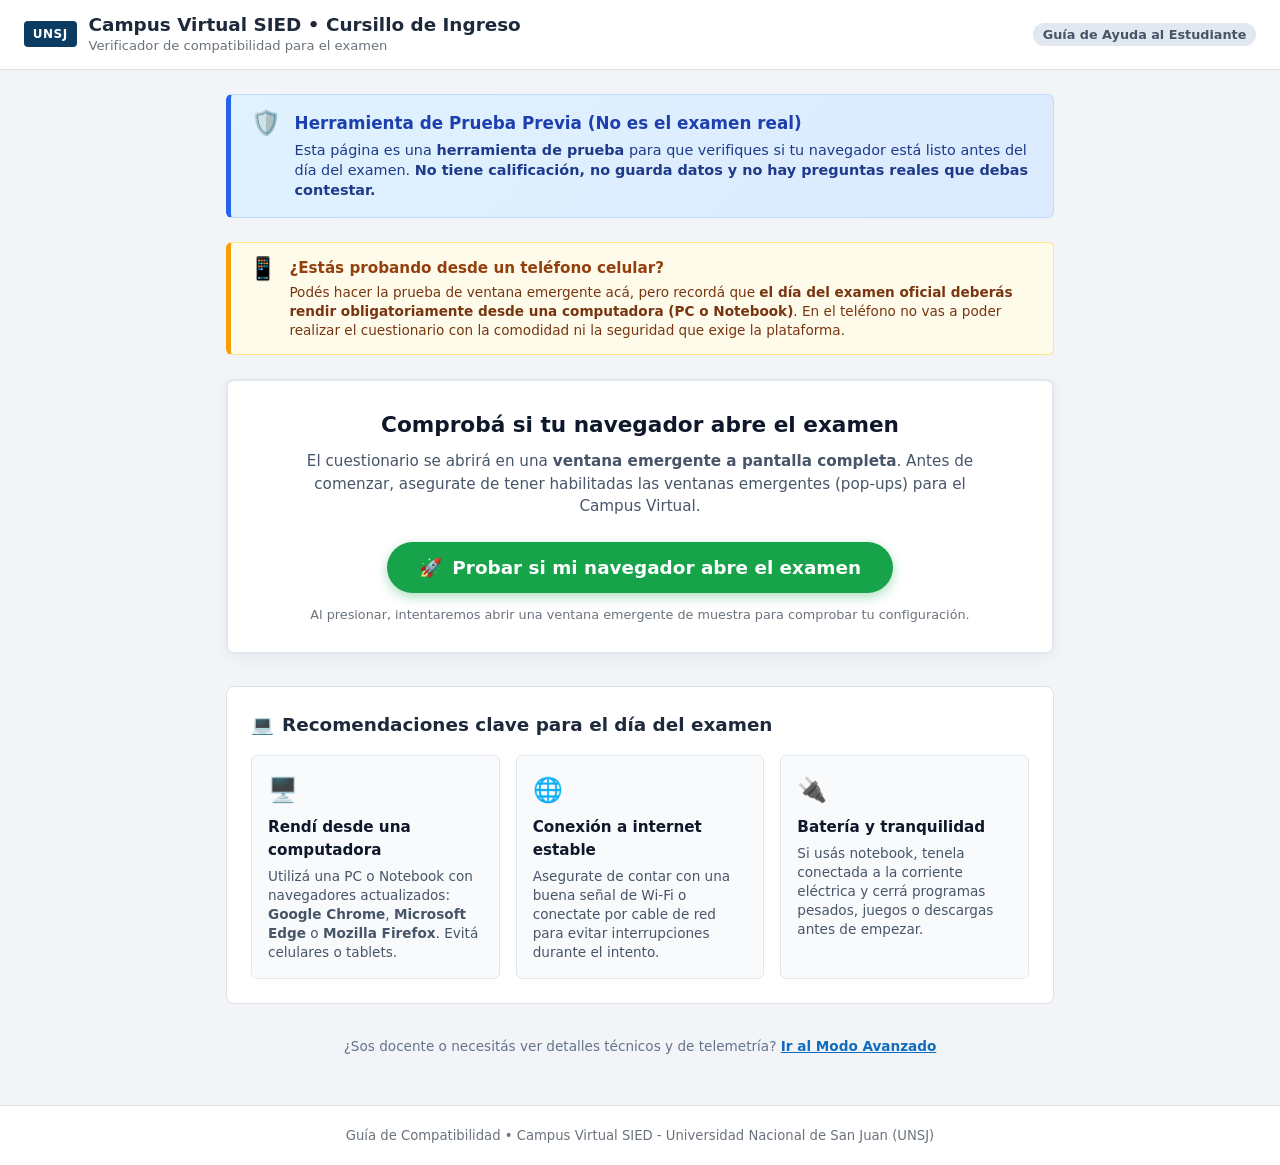
<file: index.html>
<!DOCTYPE html>
<html lang="es">
<head>
  <meta charset="UTF-8">
  <meta name="viewport" content="width=device-width, initial-scale=1.0">
  <title>Verificador de Ventanas Emergentes - Cursillo UNSJ (SIED)</title>
  <link rel="stylesheet" href="./styles.css">
</head>
<body id="moodle-student-page">

  <!-- Header Institucional Amigable -->
  <header class="portal-brand-header">
    <div class="portal-brand-left">
      <span class="unsj-badge">UNSJ</span>
      <div class="portal-title-block">
        <h1>Campus Virtual SIED • Cursillo de Ingreso</h1>
        <p>Verificador de compatibilidad para el examen</p>
      </div>
    </div>
    <div>
      <span style="font-size: 0.8rem; background: #e2e8f0; color: #475569; padding: 0.25rem 0.6rem; border-radius: 20px; font-weight: 600;">
        Guía de Ayuda al Estudiante
      </span>
    </div>
  </header>

  <div class="student-portal-wrapper">

    <!-- 1. Cartel Anti-Pánico y Claridad Absoluta -->
    <section class="anti-panic-banner" role="status">
      <div class="anti-panic-icon">🛡️</div>
      <div class="anti-panic-content">
        <h2>Herramienta de Prueba Previa (No es el examen real)</h2>
        <p>
          Esta página es una <strong>herramienta de prueba</strong> para que verifiques si tu navegador está listo antes del día del examen. 
          <strong>No tiene calificación, no guarda datos y no hay preguntas reales que debas contestar.</strong>
        </p>
      </div>
    </section>

    <!-- 2. Aviso para personas que entran desde el celular -->
    <section class="mobile-notice-box" role="note">
      <div style="font-size: 1.4rem; line-height: 1;">📱</div>
      <div>
        <h3>¿Estás probando desde un teléfono celular?</h3>
        <p>
          Podés hacer la prueba de ventana emergente acá, pero recordá que <strong>el día del examen oficial deberás rendir obligatoriamente desde una computadora (PC o Notebook)</strong>. En el teléfono no vas a poder realizar el cuestionario con la comodidad ni la seguridad que exige la plataforma.
        </p>
      </div>
    </section>

    <!-- 3. Tarjeta Principal de Prueba -->
    <main class="hero-test-card">
      <h2>Comprobá si tu navegador abre el examen</h2>
      
      <p class="hero-description">
        El cuestionario se abrirá en una <strong>ventana emergente a pantalla completa</strong>. Antes de comenzar, asegurate de tener habilitadas las ventanas emergentes (pop-ups) para el Campus Virtual.
      </p>

      <!-- Botón Gigante de Prueba -->
      <div>
        <button id="btn-test-student" type="button" class="btn-hero-test">
          <span>🚀</span>
          <span>Probar si mi navegador abre el examen</span>
        </button>
        <div class="btn-hero-subtext">
          Al presionar, intentaremos abrir una ventana emergente de muestra para comprobar tu configuración.
        </div>
      </div>

      <!-- Mensaje de Éxito al Abrir la Ventana -->
      <div id="student-success-banner" class="success-open-banner" role="alert">
        <div style="font-size: 1.3rem;">🎉</div>
        <div>
          <strong>¡Excelente! La ventana emergente se abrió correctamente.</strong><br>
          <span style="font-size: 0.88rem;">
            Tu navegador está perfectamente configurado y vas a poder entrar a rendir el cuestionario en el Campus Virtual sin bloqueos.
          </span>
        </div>
      </div>

      <!-- Alerta Paso a Paso si el Navegador Bloquea la Ventana -->
      <section id="student-blocked-card" class="friendly-blocked-card" role="alert">
        <div class="friendly-blocked-title">
          <span>⚠️</span>
          <span>El navegador bloqueó la ventana emergente</span>
        </div>
        <p style="font-size: 0.92rem; color: #4c0519; margin-bottom: 0.75rem;">
          No te preocupes, esto es normal. Tu navegador tiene activado el bloqueador automático. Seguí estos 3 pasos para solucionarlo en 10 segundos:
        </p>

        <div class="friendly-steps-list">
          <div class="step-item">
            <div class="step-number">1</div>
            <div class="step-text">
              <strong>Hacé clic en el ícono de ventana bloqueada:</strong> Mirá arriba, en el extremo derecho de la barra donde está escrita la dirección de la página (verás un ícono con una pequeña cruz roja o una ventana emergente).
            </div>
          </div>

          <div class="step-item">
            <div class="step-number">2</div>
            <div class="step-text">
              <strong>Seleccioná:</strong> La opción que dice <em>“Permitir siempre ventanas emergentes y redirecciones de este sitio”</em> y presioná <strong>Listo</strong>.
            </div>
          </div>

          <div class="step-item">
            <div class="step-number">3</div>
            <div class="step-text">
              <strong>Volvé a probar:</strong> Presioná nuevamente el botón verde <em>“Probar si mi navegador abre el examen”</em> de aquí arriba.
            </div>
          </div>
        </div>

        <div style="text-align: right; margin-top: 0.5rem;">
          <button id="btn-dismiss-student-alert" type="button" class="btn-moodle btn-moodle-secondary btn-sm">
            Entendido, cerrar este aviso
          </button>
        </div>
      </section>

    </main>

    <!-- 4. Recomendaciones Oficiales para el Día del Examen -->
    <section class="recommendations-section">
      <h2>
        <span>💻</span>
        <span>Recomendaciones clave para el día del examen</span>
      </h2>
      <div class="recommendations-grid">
        <div class="rec-card">
          <div class="rec-icon">🖥️</div>
          <div class="rec-title">Rendí desde una computadora</div>
          <div class="rec-desc">
            Utilizá una PC o Notebook con navegadores actualizados: <strong>Google Chrome</strong>, <strong>Microsoft Edge</strong> o <strong>Mozilla Firefox</strong>. Evitá celulares o tablets.
          </div>
        </div>

        <div class="rec-card">
          <div class="rec-icon">🌐</div>
          <div class="rec-title">Conexión a internet estable</div>
          <div class="rec-desc">
            Asegurate de contar con una buena señal de Wi-Fi o conectate por cable de red para evitar interrupciones durante el intento.
          </div>
        </div>

        <div class="rec-card">
          <div class="rec-icon">🔌</div>
          <div class="rec-title">Batería y tranquilidad</div>
          <div class="rec-desc">
            Si usás notebook, tenela conectada a la corriente eléctrica y cerrá programas pesados, juegos o descargas antes de empezar.
          </div>
        </div>
      </div>
    </section>

    <!-- 5. Enlace al Modo Avanzado (Discreto al pie) -->
    <div style="text-align: center; margin-top: 2rem; font-size: 0.85rem; color: #64748b;">
      ¿Sos docente o necesitás ver detalles técnicos y de telemetría? 
      <a href="./advanced.html" style="color: var(--moodle-primary); font-weight: 600; text-decoration: underline;">
        Ir al Modo Avanzado
      </a>
    </div>

  </div>

  <!-- Pie de Página -->
  <footer class="moodle-footer">
    <p>Guía de Compatibilidad • Campus Virtual SIED - Universidad Nacional de San Juan (UNSJ)</p>
  </footer>

  <script src="./app.js"></script>
</body>
</html>
</file>
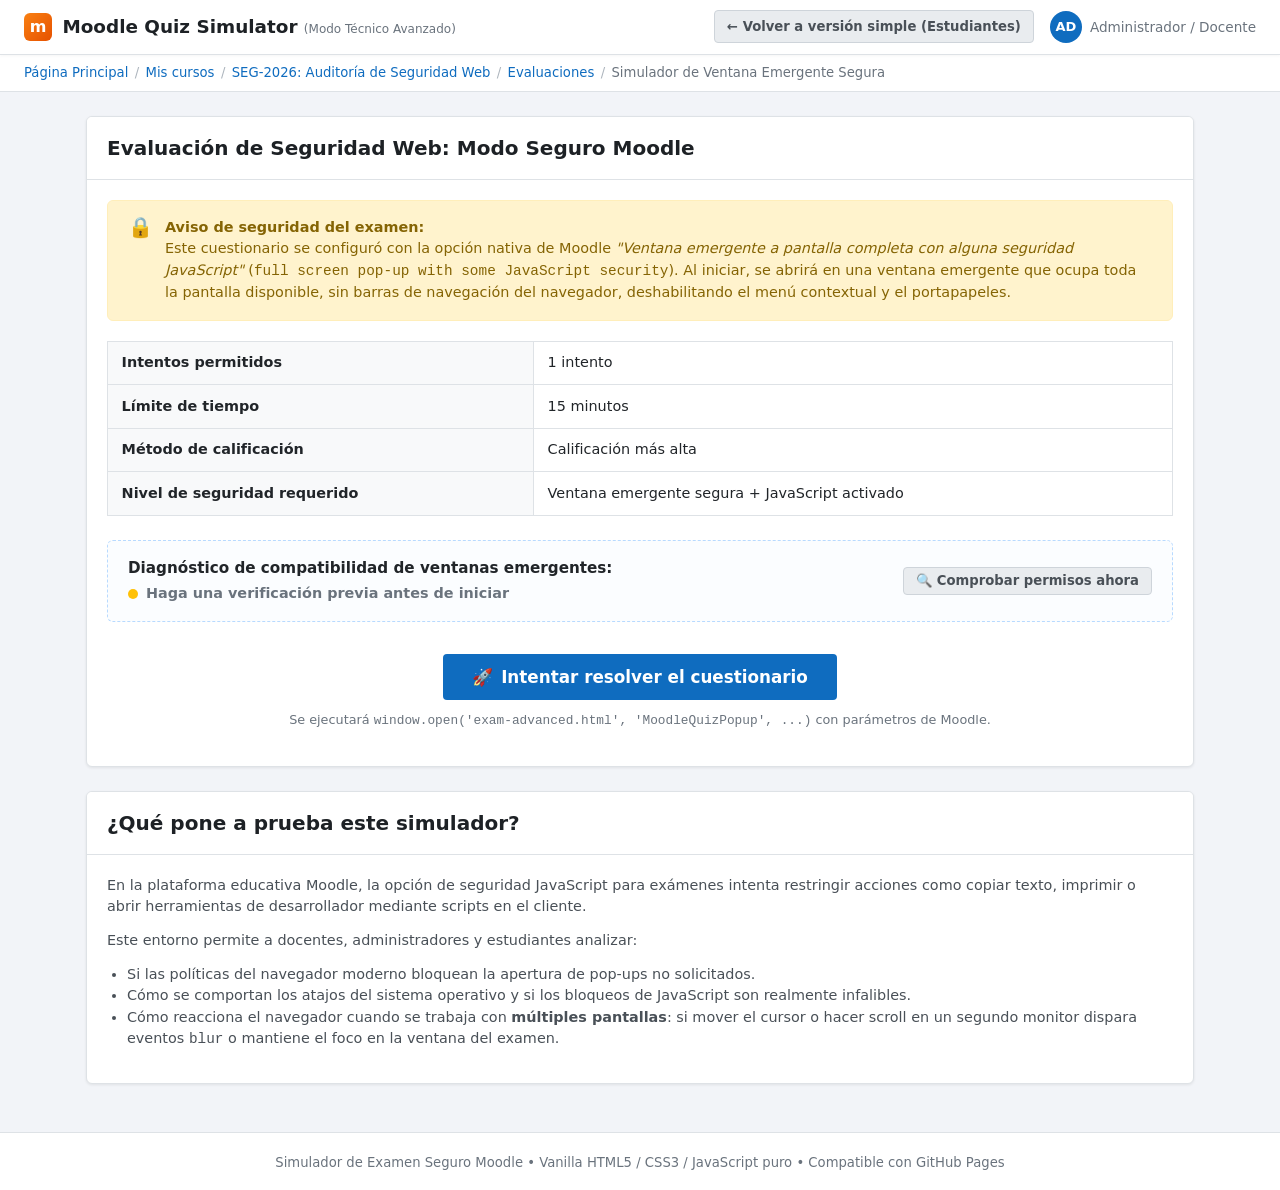
<file: advanced.html>
<!DOCTYPE html>
<html lang="es">
<head>
  <meta charset="UTF-8">
  <meta name="viewport" content="width=device-width, initial-scale=1.0">
  <title>Simulador de Seguridad en Cuestionarios Moodle</title>
  <link rel="stylesheet" href="./styles.css">
</head>
<body id="moodle-advanced-page">

  <!-- Barra Superior / Navbar de Moodle Boost -->
  <header class="moodle-navbar">
    <a href="./index.html" class="moodle-navbar-brand">
      <div class="moodle-logo-icon">m</div>
      <span>Moodle Quiz Simulator <small style="font-size: 0.75rem; color: #6a737d; font-weight: normal;">(Modo Técnico Avanzado)</small></span>
    </a>
    <div class="moodle-navbar-actions">
      <a href="./index.html" class="btn-moodle btn-moodle-secondary btn-sm" style="text-decoration: none;">
        ← Volver a versión simple (Estudiantes)
      </a>
      <div class="user-badge">
        <div class="user-avatar">AD</div>
        <span>Administrador / Docente</span>
      </div>
    </div>
  </header>

  <!-- Migas de Pan (Breadcrumbs) -->
  <nav class="moodle-breadcrumbs" aria-label="Navegación de migas de pan">
    <ul class="breadcrumb-list">
      <li><a href="./index.html">Página Principal</a></li>
      <li><a href="./index.html">Mis cursos</a></li>
      <li><a href="./index.html">SEG-2026: Auditoría de Seguridad Web</a></li>
      <li><a href="./index.html">Evaluaciones</a></li>
      <li aria-current="page">Simulador de Ventana Emergente Segura</li>
    </ul>
  </nav>

  <!-- Contenedor Principal -->
  <main class="main-container">

    <!-- Alerta de Pop-up Bloqueado (Moodle Error Banner) -->
    <section id="popup-blocked-alert" class="popup-blocked-modal" role="alert" aria-live="assertive">
      <div class="popup-blocked-header">
        <span>⚠️</span>
        <span>Ventana emergente bloqueada por el navegador</span>
      </div>
      <p>
        El navegador impidió abrir la ventana segura del cuestionario. Para resolver este examen, debe permitir las ventanas emergentes en este sitio:
      </p>
      <ol class="instructions-steps">
        <li>Mire el extremo derecho de la barra de direcciones de su navegador (URL).</li>
        <li>Haga clic en el icono de <strong>Ventana emergente bloqueada</strong> (suele ser una ventana con una cruz roja o un icono de aviso).</li>
        <li>Seleccione la opción <strong>"Permitir siempre ventanas emergentes y redirecciones de este sitio"</strong>.</li>
        <li>Haga clic en <strong>"Listo"</strong> y vuelva a pulsar el botón <em>"Intentar resolver el cuestionario"</em>.</li>
      </ol>
      <div style="display: flex; gap: 0.5rem; justify-content: flex-end; margin-top: 0.75rem;">
        <button id="btn-dismiss-alert" type="button" class="btn-moodle btn-moodle-secondary btn-sm">Cerrar advertencia</button>
      </div>
    </section>

    <!-- Tarjeta Principal del Cuestionario -->
    <article class="moodle-card">
      <header class="moodle-card-header">
        <h1>Evaluación de Seguridad Web: Modo Seguro Moodle</h1>
      </header>

      <div class="moodle-card-body">
        
        <!-- Aviso de Seguridad Nativo de Moodle -->
        <div class="alert-box alert-warning">
          <div class="alert-box-icon">🔒</div>
          <div>
            <strong>Aviso de seguridad del examen:</strong><br>
            Este cuestionario se configuró con la opción nativa de Moodle 
            <em>"Ventana emergente a pantalla completa con alguna seguridad JavaScript"</em> 
            (<code>full screen pop-up with some JavaScript security</code>). Al iniciar, se abrirá en una ventana emergente que ocupa toda la pantalla disponible, sin barras de navegación del navegador, deshabilitando el menú contextual y el portapapeles.
          </div>
        </div>

        <!-- Tabla Informativa de Parámetros del Examen -->
        <table class="quiz-summary-table">
          <tbody>
            <tr>
              <th scope="row">Intentos permitidos</th>
              <td>1 intento</td>
            </tr>
            <tr>
              <th scope="row">Límite de tiempo</th>
              <td>15 minutos</td>
            </tr>
            <tr>
              <th scope="row">Método de calificación</th>
              <td>Calificación más alta</td>
            </tr>
            <tr>
              <th scope="row">Nivel de seguridad requerido</th>
              <td>Ventana emergente segura + JavaScript activado</td>
            </tr>
          </tbody>
        </table>

        <!-- Comprobador Previo de Permisos de Ventanas Emergentes -->
        <div class="tester-card">
          <div class="tester-status-row">
            <div>
              <div style="font-weight: 600; font-size: 0.95rem; margin-bottom: 0.2rem;">
                Diagnóstico de compatibilidad de ventanas emergentes:
              </div>
              <div class="status-indicator">
                <span id="popup-status-indicator" class="status-dot dot-pending"></span>
                <span id="popup-status-text" style="color: var(--moodle-text-muted);">Haga una verificación previa antes de iniciar</span>
              </div>
            </div>
            <div>
              <button id="btn-test-popup" type="button" class="btn-moodle btn-moodle-secondary btn-sm">
                🔍 Comprobar permisos ahora
              </button>
            </div>
          </div>
        </div>

        <!-- Botón de Inicio del Examen -->
        <div style="text-align: center; margin: 2rem 0 1rem 0;">
          <button id="btn-start-quiz" type="button" class="btn-moodle btn-moodle-primary btn-large">
            <span>🚀</span>
            <span>Intentar resolver el cuestionario</span>
          </button>
          <div style="font-size: 0.8rem; color: var(--moodle-text-muted); margin-top: 0.6rem;">
            Se ejecutará <code>window.open('exam-advanced.html', 'MoodleQuizPopup', ...)</code> con parámetros de Moodle.
          </div>
        </div>

      </div>
    </article>

    <!-- Tarjeta Didáctica: Qué simula esta herramienta -->
    <article class="moodle-card">
      <header class="moodle-card-header">
        <h2>¿Qué pone a prueba este simulador?</h2>
      </header>
      <div class="moodle-card-body" style="font-size: 0.9rem; color: #495057;">
        <p style="margin-bottom: 0.75rem;">
          En la plataforma educativa Moodle, la opción de seguridad JavaScript para exámenes intenta restringir acciones como copiar texto, imprimir o abrir herramientas de desarrollador mediante scripts en el cliente.
        </p>
        <p style="margin-bottom: 0.75rem;">
          Este entorno permite a docentes, administradores y estudiantes analizar:
        </p>
        <ul style="padding-left: 1.25rem; margin-bottom: 0.75rem;">
          <li>Si las políticas del navegador moderno bloquean la apertura de pop-ups no solicitados.</li>
          <li>Cómo se comportan los atajos del sistema operativo y si los bloqueos de JavaScript son realmente infalibles.</li>
          <li>Cómo reacciona el navegador cuando se trabaja con <strong>múltiples pantallas</strong>: si mover el cursor o hacer scroll en un segundo monitor dispara eventos <code>blur</code> o mantiene el foco en la ventana del examen.</li>
        </ul>
      </div>
    </article>

  </main>

  <!-- Pie de página de Moodle -->
  <footer class="moodle-footer">
    <p>Simulador de Examen Seguro Moodle • Vanilla HTML5 / CSS3 / JavaScript puro • Compatible con GitHub Pages</p>
  </footer>

  <script src="./app.js"></script>
</body>
</html>
</file>
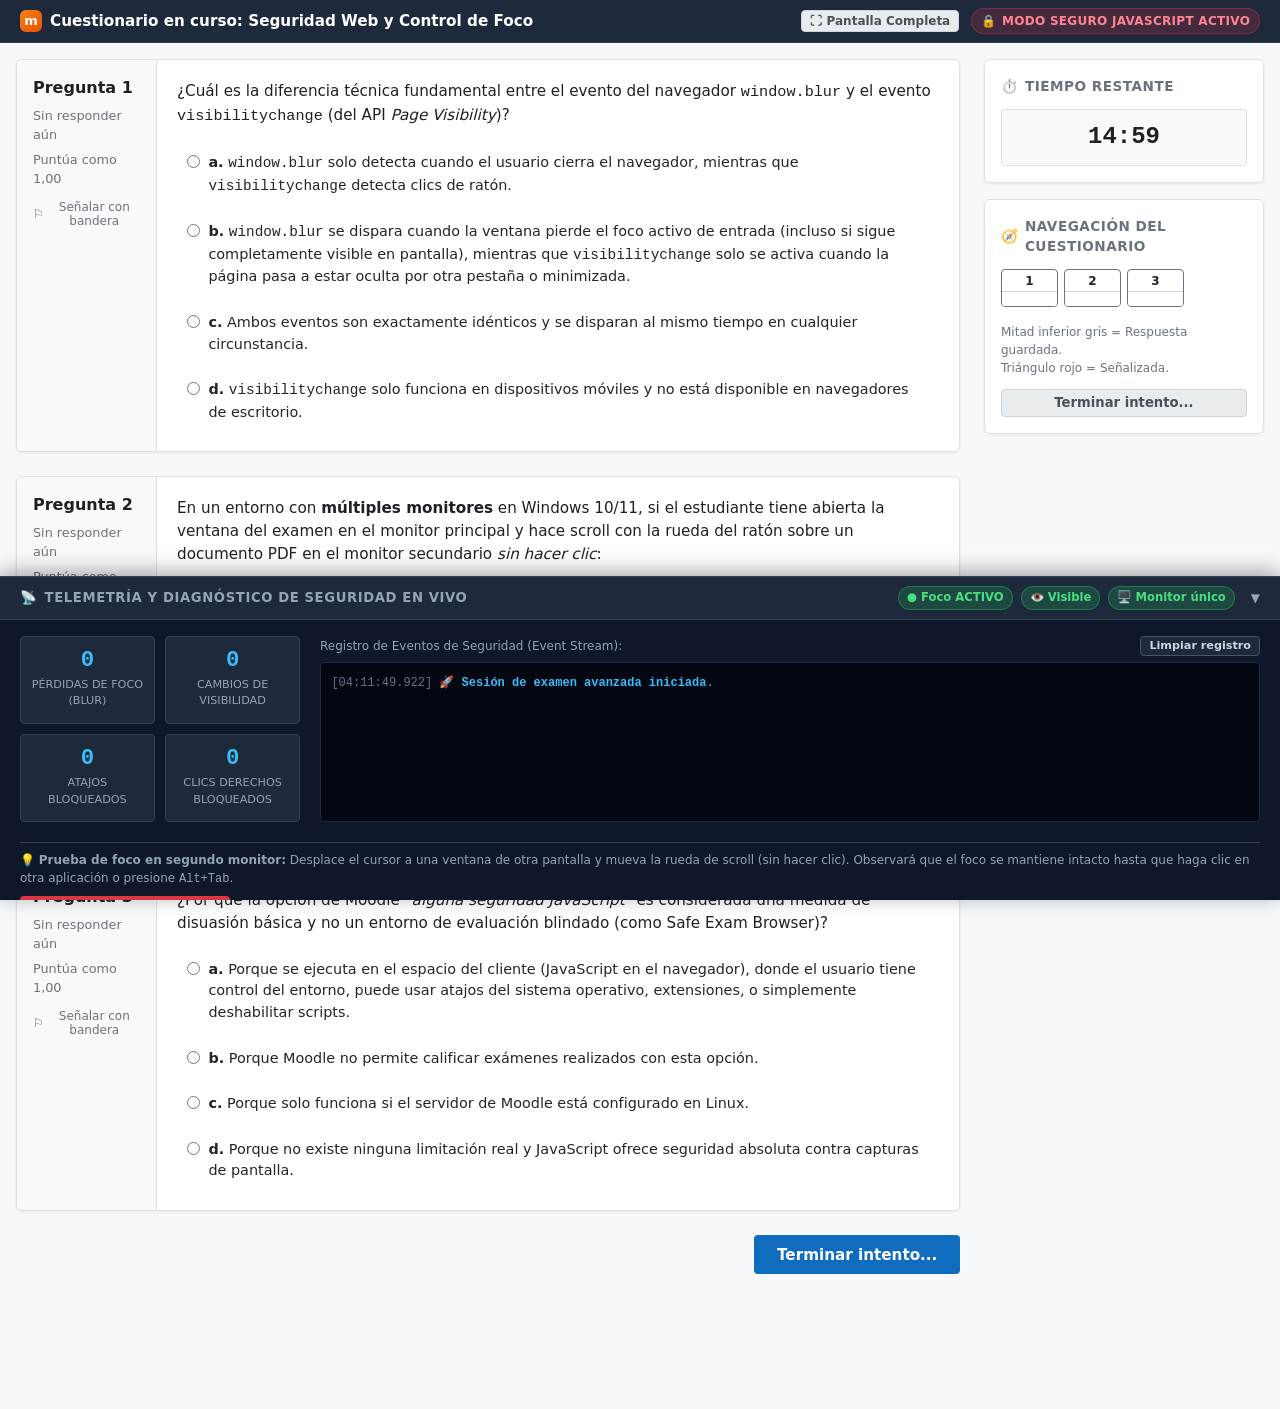
<file: exam-advanced.html>
<!DOCTYPE html>
<html lang="es">
<head>
  <meta charset="UTF-8">
  <meta name="viewport" content="width=device-width, initial-scale=1.0">
  <title>Examen Activo - Ventana Segura Moodle</title>
  <link rel="stylesheet" href="./styles.css">
</head>
<body id="moodle-exam-advanced-page" class="exam-mode">

  <!-- Navbar Minimalista de Examen Seguro (Moodle Boost Secure Layout) -->
  <header class="exam-navbar">
    <div class="exam-navbar-title">
      <div class="moodle-logo-icon" style="width: 22px; height: 22px; font-size: 13px;">m</div>
      <span>Cuestionario en curso: Seguridad Web y Control de Foco</span>
    </div>
    <div style="display: flex; align-items: center; gap: 0.75rem;">
      <button id="btn-request-fullscreen" type="button" class="btn-moodle btn-moodle-secondary btn-sm" style="font-size: 0.75rem; padding: 0.2rem 0.5rem;">
        ⛶ Pantalla Completa
      </button>
      <div class="exam-security-pill">
        <span>🔒</span>
        <span>MODO SEGURO JAVASCRIPT ACTIVO</span>
      </div>
    </div>
  </header>

  <!-- Contenedor Principal del Examen -->
  <main class="exam-main-container">
    <div class="exam-layout">

      <!-- Columna Principal: Preguntas del Examen -->
      <section class="exam-questions-col" aria-label="Preguntas del examen">

        <!-- PREGUNTA 1 -->
        <article class="que multichoice" data-question-id="1">
          <div class="info">
            <div class="no">Pregunta 1</div>
            <div class="status">Sin responder aún</div>
            <div class="grade">Puntúa como 1,00</div>
            <button type="button" class="flag-toggle" aria-label="Señalar pregunta 1">
              <span>⚐</span>
              <span class="flag-text">Señalar con bandera</span>
            </button>
          </div>
          <div class="content">
            <div class="qtext">
              ¿Cuál es la diferencia técnica fundamental entre el evento del navegador <code>window.blur</code> y el evento <code>visibilitychange</code> (del API <em>Page Visibility</em>)?
            </div>
            <div class="ablock">
              <div class="answer">
                <label>
                  <input type="radio" name="q1" value="a">
                  <span><strong>a.</strong> <code>window.blur</code> solo detecta cuando el usuario cierra el navegador, mientras que <code>visibilitychange</code> detecta clics de ratón.</span>
                </label>
                <label>
                  <input type="radio" name="q1" value="b">
                  <span><strong>b.</strong> <code>window.blur</code> se dispara cuando la ventana pierde el foco activo de entrada (incluso si sigue completamente visible en pantalla), mientras que <code>visibilitychange</code> solo se activa cuando la página pasa a estar oculta por otra pestaña o minimizada.</span>
                </label>
                <label>
                  <input type="radio" name="q1" value="c">
                  <span><strong>c.</strong> Ambos eventos son exactamente idénticos y se disparan al mismo tiempo en cualquier circunstancia.</span>
                </label>
                <label>
                  <input type="radio" name="q1" value="d">
                  <span><strong>d.</strong> <code>visibilitychange</code> solo funciona en dispositivos móviles y no está disponible en navegadores de escritorio.</span>
                </label>
              </div>
            </div>
          </div>
        </article>

        <!-- PREGUNTA 2 -->
        <article class="que multichoice" data-question-id="2">
          <div class="info">
            <div class="no">Pregunta 2</div>
            <div class="status">Sin responder aún</div>
            <div class="grade">Puntúa como 1,00</div>
            <button type="button" class="flag-toggle" aria-label="Señalar pregunta 2">
              <span>⚐</span>
              <span class="flag-text">Señalar con bandera</span>
            </button>
          </div>
          <div class="content">
            <div class="qtext">
              En un entorno con <strong>múltiples monitores</strong> en Windows 10/11, si el estudiante tiene abierta la ventana del examen en el monitor principal y hace scroll con la rueda del ratón sobre un documento PDF en el monitor secundario <em>sin hacer clic</em>:
            </div>
            <div class="ablock">
              <div class="answer">
                <label>
                  <input type="radio" name="q2" value="a">
                  <span><strong>a.</strong> La ventana del examen pierde el foco de inmediato y se dispara <code>window.blur</code>.</span>
                </label>
                <label>
                  <input type="radio" name="q2" value="b">
                  <span><strong>b.</strong> Por la directiva de Windows de "desplazar ventanas inactivas al pasar el cursor", el scroll ocurre en la segunda ventana pero la ventana del examen <strong>mantiene el foco</strong> (no se dispara <code>window.blur</code> hasta que el usuario hace clic en el segundo monitor).</span>
                </label>
                <label>
                  <input type="radio" name="q2" value="c">
                  <span><strong>c.</strong> El navegador bloquea automáticamente el hardware del segundo monitor mediante la API de pantalla.</span>
                </label>
                <label>
                  <input type="radio" name="q2" value="d">
                  <span><strong>d.</strong> Moodle redirige al usuario a la página de inicio de sesión.</span>
                </label>
              </div>
            </div>
          </div>
        </article>

        <!-- PREGUNTA 3 -->
        <article class="que multichoice" data-question-id="3">
          <div class="info">
            <div class="no">Pregunta 3</div>
            <div class="status">Sin responder aún</div>
            <div class="grade">Puntúa como 1,00</div>
            <button type="button" class="flag-toggle" aria-label="Señalar pregunta 3">
              <span>⚐</span>
              <span class="flag-text">Señalar con bandera</span>
            </button>
          </div>
          <div class="content">
            <div class="qtext">
              ¿Por qué la opción de Moodle <em>"alguna seguridad JavaScript"</em> es considerada una medida de disuasión básica y no un entorno de evaluación blindado (como Safe Exam Browser)?
            </div>
            <div class="ablock">
              <div class="answer">
                <label>
                  <input type="radio" name="q3" value="a">
                  <span><strong>a.</strong> Porque se ejecuta en el espacio del cliente (JavaScript en el navegador), donde el usuario tiene control del entorno, puede usar atajos del sistema operativo, extensiones, o simplemente deshabilitar scripts.</span>
                </label>
                <label>
                  <input type="radio" name="q3" value="b">
                  <span><strong>b.</strong> Porque Moodle no permite calificar exámenes realizados con esta opción.</span>
                </label>
                <label>
                  <input type="radio" name="q3" value="c">
                  <span><strong>c.</strong> Porque solo funciona si el servidor de Moodle está configurado en Linux.</span>
                </label>
                <label>
                  <input type="radio" name="q3" value="d">
                  <span><strong>d.</strong> Porque no existe ninguna limitación real y JavaScript ofrece seguridad absoluta contra capturas de pantalla.</span>
                </label>
              </div>
            </div>
          </div>
        </article>

        <!-- Botón de acción al pie de preguntas -->
        <div style="display: flex; justify-content: flex-end; margin-top: 1rem;">
          <button id="btn-finish-attempt" type="button" class="btn-moodle btn-moodle-primary">
            Terminar intento...
          </button>
        </div>

      </section>

      <!-- Columna Lateral: Navegación del Cuestionario y Temporizador -->
      <aside class="exam-sidebar" aria-label="Bloques laterales del examen">
        
        <!-- Bloque del Temporizador -->
        <div class="sidebar-box">
          <div class="sidebar-title">
            <span>⏱️</span>
            <span>Tiempo restante</span>
          </div>
          <div class="timer-container">
            <span id="quiz-timer-display">15:00</span>
          </div>
        </div>

        <!-- Bloque de Navegación por Preguntas -->
        <div class="sidebar-box">
          <div class="sidebar-title">
            <span>🧭</span>
            <span>Navegación del cuestionario</span>
          </div>
          <div class="quiz-nav-grid">
            <a href="#q1" id="nav-btn-q1" class="qnbutton" title="Pregunta 1">
              <span class="thispageholder">1</span>
              <span class="trafficlight"></span>
            </a>
            <a href="#q2" id="nav-btn-q2" class="qnbutton" title="Pregunta 2">
              <span class="thispageholder">2</span>
              <span class="trafficlight"></span>
            </a>
            <a href="#q3" id="nav-btn-q3" class="qnbutton" title="Pregunta 3">
              <span class="thispageholder">3</span>
              <span class="trafficlight"></span>
            </a>
          </div>
          <div style="font-size: 0.75rem; color: var(--moodle-text-muted); margin-bottom: 0.75rem;">
            Mitad inferior gris = Respuesta guardada.<br>
            Triángulo rojo = Señalizada.
          </div>
          <button id="btn-finish-attempt-side" type="button" class="btn-moodle btn-moodle-secondary btn-sm" style="width: 100%;" onclick="document.getElementById('btn-finish-attempt').click();">
            Terminar intento...
          </button>
        </div>

      </aside>

    </div>
  </main>

  <!-- Contenedor de Toasts Flotantes para Alertas de Seguridad -->
  <div id="toast-container" class="toast-container" aria-live="polite"></div>

  <!-- Panel de Diagnóstico Técnico (Telemetría en Vivo) -->
  <section id="telemetry-dock" class="telemetry-dock" aria-label="Panel de diagnóstico técnico en vivo">
    <!-- Encabezado del Dock -->
    <div id="telemetry-toggle" class="telemetry-dock-header">
      <div class="telemetry-title">
        <span>📡</span>
        <span>Telemetría y Diagnóstico de Seguridad en Vivo</span>
      </div>
      <div class="telemetry-live-pills">
        <span id="pill-focus-status" class="telemetry-pill pill-active">● Foco ACTIVO</span>
        <span id="pill-vis-status" class="telemetry-pill pill-active">👁️ Visible</span>
        <span id="pill-screen-status" class="telemetry-pill pill-active">🖥️ Monitor</span>
        <span class="toggle-icon" style="color: #94a3b8; font-size: 0.75rem; margin-left: 0.5rem;">▼</span>
      </div>
    </div>

    <!-- Contenido del Dock -->
    <div class="telemetry-body">
      <!-- Estadísticas de Eventos -->
      <div class="telemetry-stats-grid">
        <div class="stat-card">
          <div id="stat-blur-count" class="stat-value">0</div>
          <div class="stat-label">Pérdidas de Foco (blur)</div>
        </div>
        <div class="stat-card">
          <div id="stat-vis-count" class="stat-value">0</div>
          <div class="stat-label">Cambios de Visibilidad</div>
        </div>
        <div class="stat-card">
          <div id="stat-shortcuts-count" class="stat-value">0</div>
          <div class="stat-label">Atajos Bloqueados</div>
        </div>
        <div class="stat-card">
          <div id="stat-context-count" class="stat-value">0</div>
          <div class="stat-label">Clics Derechos Bloqueados</div>
        </div>
      </div>

      <!-- Consola de Logs en Tiempo Real -->
      <div class="telemetry-console-wrapper">
        <div class="telemetry-console-header">
          <span>Registro de Eventos de Seguridad (Event Stream):</span>
          <button id="btn-clear-console" type="button" class="btn-moodle btn-moodle-secondary btn-sm" style="font-size: 0.7rem; padding: 0.15rem 0.5rem; background: #1e293b; color: #cbd5e1; border-color: #475569;">
            Limpiar registro
          </button>
        </div>
        <div id="telemetry-console" class="telemetry-console">
          <!-- Entradas generadas dinámicamente por app.js -->
        </div>
      </div>

      <!-- Nota Técnica sobre el Comportamiento de Foco y Multimonitor -->
      <div class="telemetry-info-note">
        <div>
          💡 <strong>Prueba de foco en segundo monitor:</strong> Desplace el cursor a una ventana de otra pantalla y mueva la rueda de scroll (sin hacer clic). Observará que el foco se mantiene intacto hasta que haga clic en otra aplicación o presione <code>Alt+Tab</code>.
        </div>
        <div>
          <button type="button" class="btn-moodle btn-moodle-danger btn-sm" onclick="document.getElementById('btn-finish-attempt').click();">
            Cerrar intento y ventana
          </button>
        </div>
      </div>
    </div>
  </section>

  <!-- Modal de Confirmación de Finalización de Examen -->
  <div id="modal-finish-quiz" class="modal-overlay" role="dialog" aria-modal="true" aria-labelledby="modal-finish-title">
    <div class="modal-dialog">
      <div class="modal-header">
        <span id="modal-finish-title">Resumen del Intento</span>
      </div>
      <div class="modal-body">
        <p>¿Está seguro de que desea enviar y finalizar este intento?</p>
        <div id="modal-finish-stats" style="margin-top: 0.75rem; background: #f8f9fa; border: 1px solid #dee2e6; border-radius: 4px; padding: 0.75rem;">
          <!-- Estadísticas inyectadas por app.js -->
        </div>
      </div>
      <div class="modal-footer">
        <button id="btn-cancel-close" type="button" class="btn-moodle btn-moodle-secondary">Continuar con el examen</button>
        <button id="btn-confirm-close" type="button" class="btn-moodle btn-moodle-danger">Finalizar intento y cerrar ventana</button>
      </div>
    </div>
  </div>

  <script src="./app.js"></script>
</body>
</html>
</file>
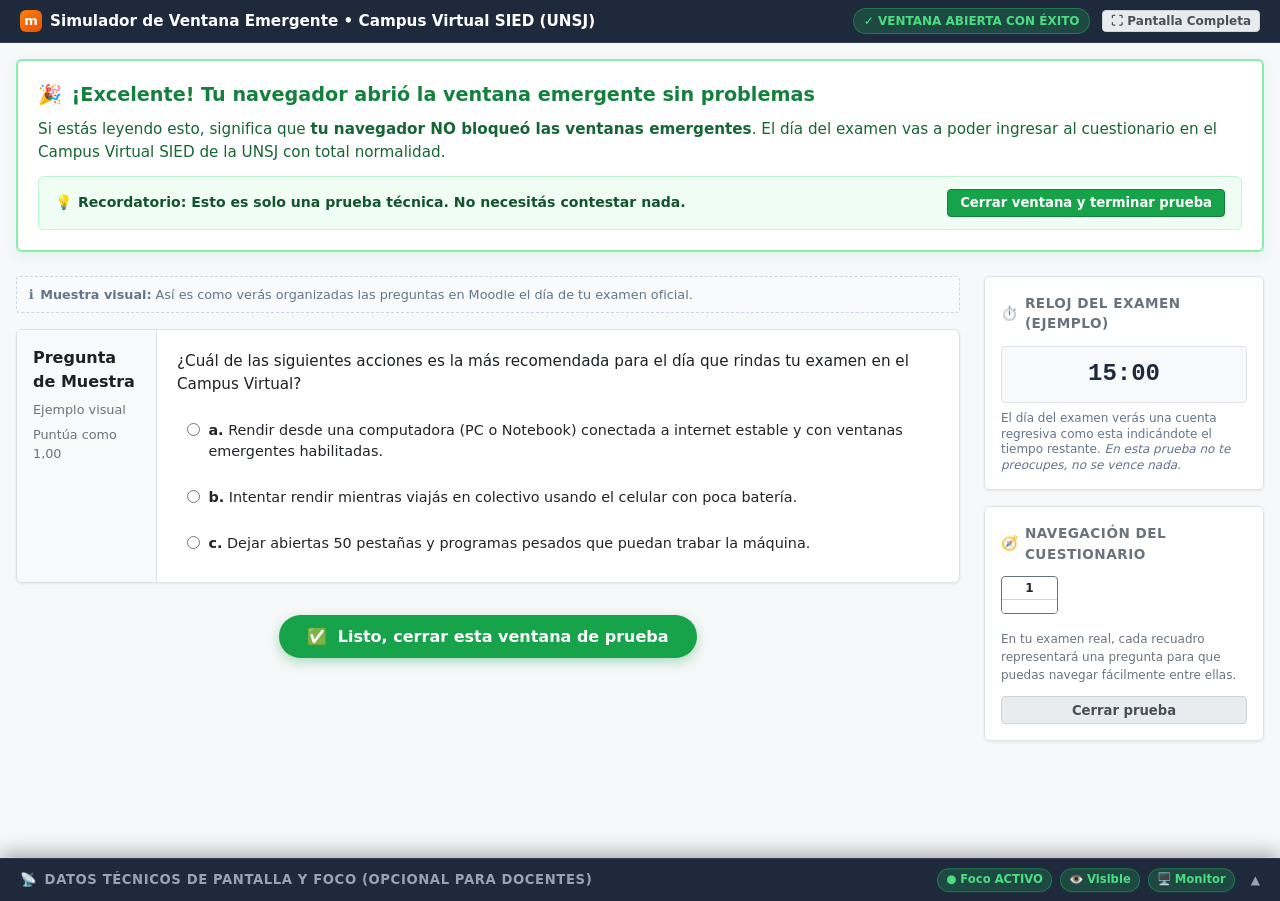
<file: exam.html>
<!DOCTYPE html>
<html lang="es">
<head>
  <meta charset="UTF-8">
  <meta name="viewport" content="width=device-width, initial-scale=1.0">
  <title>Ventana de Prueba Exitosa - Campus Virtual UNSJ</title>
  <link rel="stylesheet" href="./styles.css">
</head>
<body id="moodle-exam-page" class="exam-mode">

  <!-- Navbar Minimalista de Examen con Aclaración Tranquilizadora -->
  <header class="exam-navbar">
    <div class="exam-navbar-title">
      <div class="moodle-logo-icon" style="width: 22px; height: 22px; font-size: 13px;">m</div>
      <span>Simulador de Ventana Emergente • Campus Virtual SIED (UNSJ)</span>
    </div>
    <div style="display: flex; align-items: center; gap: 0.75rem;">
      <span style="background: rgba(34, 197, 94, 0.2); color: #4ade80; border: 1px solid rgba(34, 197, 94, 0.4); padding: 0.2rem 0.6rem; border-radius: 20px; font-size: 0.75rem; font-weight: 700;">
        ✓ VENTANA ABIERTA CON ÉXITO
      </span>
      <button id="btn-request-fullscreen" type="button" class="btn-moodle btn-moodle-secondary btn-sm" style="font-size: 0.75rem; padding: 0.2rem 0.5rem;">
        ⛶ Pantalla Completa
      </button>
    </div>
  </header>

  <!-- Contenedor Principal del Examen -->
  <main class="exam-main-container">

    <!-- Tarjeta de Felicitación / Éxito (Anti-Pánico Inmediato) -->
    <section class="exam-friendly-success-card" role="status">
      <div class="exam-friendly-success-title">
        <span>🎉</span>
        <span>¡Excelente! Tu navegador abrió la ventana emergente sin problemas</span>
      </div>
      <p style="font-size: 0.95rem; color: #166534; line-height: 1.5; margin-bottom: 0.75rem;">
        Si estás leyendo esto, significa que <strong>tu navegador NO bloqueó las ventanas emergentes</strong>. El día del examen vas a poder ingresar al cuestionario en el Campus Virtual SIED de la UNSJ con total normalidad.
      </p>
      <div style="display: flex; flex-wrap: wrap; align-items: center; justify-content: space-between; gap: 0.75rem; background: #f0fdf4; border: 1px solid #bbf7d0; border-radius: 6px; padding: 0.75rem 1rem;">
        <span style="font-size: 0.88rem; color: #14532d; font-weight: 600;">
          💡 Recordatorio: Esto es solo una prueba técnica. No necesitás contestar nada.
        </span>
        <button type="button" class="btn-moodle btn-moodle-primary btn-sm" style="background-color: #16a34a; border-color: #15803d;" onclick="window.close();">
          Cerrar ventana y terminar prueba
        </button>
      </div>
    </section>

    <div class="exam-layout">

      <!-- Columna Principal: Ejemplo Didáctico de Preguntas -->
      <section class="exam-questions-col" aria-label="Muestra visual de preguntas">

        <!-- Marca de agua didáctica -->
        <div class="exam-mock-watermark">
          <span>ℹ️</span>
          <span><strong>Muestra visual:</strong> Así es como verás organizadas las preguntas en Moodle el día de tu examen oficial.</span>
        </div>

        <!-- PREGUNTA DE EJEMPLO 1 -->
        <article class="que multichoice" data-question-id="1">
          <div class="info">
            <div class="no">Pregunta de Muestra</div>
            <div class="status">Ejemplo visual</div>
            <div class="grade">Puntúa como 1,00</div>
          </div>
          <div class="content">
            <div class="qtext">
              ¿Cuál de las siguientes acciones es la más recomendada para el día que rindas tu examen en el Campus Virtual?
            </div>
            <div class="ablock">
              <div class="answer">
                <label>
                  <input type="radio" name="q1" value="a">
                  <span><strong>a.</strong> Rendir desde una computadora (PC o Notebook) conectada a internet estable y con ventanas emergentes habilitadas.</span>
                </label>
                <label>
                  <input type="radio" name="q1" value="b">
                  <span><strong>b.</strong> Intentar rendir mientras viajás en colectivo usando el celular con poca batería.</span>
                </label>
                <label>
                  <input type="radio" name="q1" value="c">
                  <span><strong>c.</strong> Dejar abiertas 50 pestañas y programas pesados que puedan trabar la máquina.</span>
                </label>
              </div>
            </div>
          </div>
        </article>

        <!-- Botón de Cierre Amigable al pie -->
        <div style="display: flex; justify-content: center; margin: 2rem 0;">
          <button id="btn-finish-friendly" type="button" class="btn-hero-test" style="font-size: 1rem; padding: 0.75rem 1.75rem;" onclick="window.close();">
            <span>✅</span>
            <span>Listo, cerrar esta ventana de prueba</span>
          </button>
        </div>

      </section>

      <!-- Columna Lateral: Navegación y Reloj Didáctico -->
      <aside class="exam-sidebar" aria-label="Bloques laterales del examen">
        
        <!-- Bloque del Temporizador (Didáctico, Anti-Pánico) -->
        <div class="sidebar-box">
          <div class="sidebar-title">
            <span>⏱️</span>
            <span>Reloj del Examen (Ejemplo)</span>
          </div>
          <div class="timer-container" style="color: #1e293b;">
            <span id="quiz-timer-display">15:00</span>
          </div>
          <p style="font-size: 0.75rem; color: #64748b; margin-top: 0.5rem; line-height: 1.3;">
            El día del examen verás una cuenta regresiva como esta indicándote el tiempo restante. <em>En esta prueba no te preocupes, no se vence nada.</em>
          </p>
        </div>

        <!-- Bloque de Navegación por Preguntas -->
        <div class="sidebar-box">
          <div class="sidebar-title">
            <span>🧭</span>
            <span>Navegación del cuestionario</span>
          </div>
          <div class="quiz-nav-grid">
            <a href="#q1" id="nav-btn-q1" class="qnbutton" title="Pregunta 1">
              <span class="thispageholder">1</span>
              <span class="trafficlight"></span>
            </a>
          </div>
          <div style="font-size: 0.75rem; color: var(--moodle-text-muted); margin-bottom: 0.75rem;">
            En tu examen real, cada recuadro representará una pregunta para que puedas navegar fácilmente entre ellas.
          </div>
          <button type="button" class="btn-moodle btn-moodle-secondary btn-sm" style="width: 100%;" onclick="window.close();">
            Cerrar prueba
          </button>
        </div>

      </aside>

    </div>
  </main>

  <!-- Contenedor de Toasts Flotantes para Alertas de Seguridad -->
  <div id="toast-container" class="toast-container" aria-live="polite"></div>

  <!-- Panel de Diagnóstico Técnico (Telemetría en Vivo) - MINIMIZADO POR DEFECTO PARA NO ABARROTAR LA PANTALLA -->
  <section id="telemetry-dock" class="telemetry-dock minimized" aria-label="Panel de diagnóstico técnico en vivo">
    <!-- Encabezado del Dock -->
    <div id="telemetry-toggle" class="telemetry-dock-header">
      <div class="telemetry-title">
        <span>📡</span>
        <span>Datos Técnicos de Pantalla y Foco (Opcional para docentes)</span>
      </div>
      <div class="telemetry-live-pills">
        <span id="pill-focus-status" class="telemetry-pill pill-active">● Foco ACTIVO</span>
        <span id="pill-vis-status" class="telemetry-pill pill-active">👁️ Visible</span>
        <span id="pill-screen-status" class="telemetry-pill pill-active">🖥️ Monitor</span>
        <span class="toggle-icon" style="color: #94a3b8; font-size: 0.75rem; margin-left: 0.5rem;">▲</span>
      </div>
    </div>

    <!-- Contenido del Dock (Colapsado por defecto) -->
    <div class="telemetry-body">
      <!-- Estadísticas de Eventos -->
      <div class="telemetry-stats-grid">
        <div class="stat-card">
          <div id="stat-blur-count" class="stat-value">0</div>
          <div class="stat-label">Pérdidas de Foco (blur)</div>
        </div>
        <div class="stat-card">
          <div id="stat-vis-count" class="stat-value">0</div>
          <div class="stat-label">Cambios de Visibilidad</div>
        </div>
        <div class="stat-card">
          <div id="stat-shortcuts-count" class="stat-value">0</div>
          <div class="stat-label">Atajos Bloqueados</div>
        </div>
        <div class="stat-card">
          <div id="stat-context-count" class="stat-value">0</div>
          <div class="stat-label">Clics Derechos Bloqueados</div>
        </div>
      </div>

      <!-- Consola de Logs en Tiempo Real -->
      <div class="telemetry-console-wrapper">
        <div class="telemetry-console-header">
          <span>Registro de Eventos (Opcional):</span>
          <button id="btn-clear-console" type="button" class="btn-moodle btn-moodle-secondary btn-sm" style="font-size: 0.7rem; padding: 0.15rem 0.5rem; background: #1e293b; color: #cbd5e1; border-color: #475569;">
            Limpiar registro
          </button>
        </div>
        <div id="telemetry-console" class="telemetry-console">
          <!-- Entradas generadas dinámicamente por app.js -->
        </div>
      </div>

      <div class="telemetry-info-note">
        <div>
          💡 Panel técnico informativo. En dispositivos móviles podés dejarlo cerrado tocando la barra superior.
        </div>
        <div>
          <button type="button" class="btn-moodle btn-moodle-danger btn-sm" onclick="window.close();">
            Cerrar ventana
          </button>
        </div>
      </div>
    </div>
  </section>

  <script src="./app.js"></script>
</body>
</html>
</file>
<file: styles.css>
/* ==========================================================================
   Moodle Quiz Security Simulator - Stylesheet
   Inspirado en el tema Boost de Moodle (Bootstrap 4/5 base)
   ========================================================================== */

:root {
  --moodle-primary: #0f6cbf;
  --moodle-primary-hover: #0b5190;
  --moodle-primary-light: #e7f1ff;
  --moodle-primary-border: #b8daff;
  --moodle-secondary: #6c757d;
  --moodle-secondary-bg: #e9ecef;
  --moodle-success: #28a745;
  --moodle-success-bg: #d4edda;
  --moodle-success-border: #c3e6cb;
  --moodle-danger: #dc3545;
  --moodle-danger-bg: #f8d7da;
  --moodle-danger-border: #f5c6cb;
  --moodle-warning: #ffc107;
  --moodle-warning-bg: #fff3cd;
  --moodle-warning-border: #ffeeba;
  --moodle-info: #17a2b8;
  --moodle-info-bg: #d1ecf1;
  --moodle-info-border: #bee5eb;
  
  --moodle-body-bg: #f2f4f8;
  --moodle-card-bg: #ffffff;
  --moodle-text: #212529;
  --moodle-text-muted: #6a737d;
  --moodle-border: #dee2e6;
  --moodle-border-light: #eaebec;
  
  --font-family: system-ui, -apple-system, "Segoe UI", Roboto, "Helvetica Neue", Arial, sans-serif;
  --font-mono: ui-monospace, SFMono-Regular, Menlo, Monaco, Consolas, "Liberation Mono", "Courier New", monospace;
  --radius-sm: 4px;
  --radius-md: 6px;
  --radius-lg: 8px;
  --shadow-sm: 0 1px 3px rgba(0, 0, 0, 0.08);
  --shadow-md: 0 4px 12px rgba(0, 0, 0, 0.1);
  --shadow-lg: 0 8px 24px rgba(0, 0, 0, 0.15);
}

/* Reset y caja */
*, *::before, *::after {
  box-sizing: border-box;
  margin: 0;
  padding: 0;
}

body {
  font-family: var(--font-family);
  background-color: var(--moodle-body-bg);
  color: var(--moodle-text);
  line-height: 1.5;
  font-size: 15px;
  min-height: 100vh;
  display: flex;
  flex-direction: column;
}

/* En la ventana de examen, deshabilitar selección de texto */
body.exam-mode {
  user-select: none;
  -webkit-user-select: none;
  -ms-user-select: none;
  background-color: #f7f8f9;
}

/* ==========================================================================
   Barra Superior / Navbar de Moodle
   ========================================================================== */
.moodle-navbar {
  background-color: #ffffff;
  border-bottom: 1px solid var(--moodle-border);
  padding: 0.65rem 1.5rem;
  display: flex;
  align-items: center;
  justify-content: space-between;
  position: sticky;
  top: 0;
  z-index: 100;
  box-shadow: 0 1px 3px rgba(0, 0, 0, 0.04);
}

.moodle-navbar-brand {
  display: flex;
  align-items: center;
  gap: 0.65rem;
  font-size: 1.15rem;
  font-weight: 700;
  color: #1d2125;
  text-decoration: none;
}

.moodle-logo-icon {
  width: 28px;
  height: 28px;
  background: linear-gradient(135deg, #f98012 0%, #e65100 100%);
  color: #ffffff;
  border-radius: 6px;
  display: flex;
  align-items: center;
  justify-content: center;
  font-weight: 900;
  font-size: 16px;
}

.moodle-navbar-actions {
  display: flex;
  align-items: center;
  gap: 1rem;
}

.user-badge {
  display: flex;
  align-items: center;
  gap: 0.5rem;
  font-size: 0.85rem;
  color: var(--moodle-text-muted);
}

.user-avatar {
  width: 32px;
  height: 32px;
  border-radius: 50%;
  background-color: var(--moodle-primary);
  color: white;
  display: flex;
  align-items: center;
  justify-content: center;
  font-weight: 600;
  font-size: 13px;
}

/* Navbar especial de modo examen (minimalista) */
.exam-navbar {
  background-color: #1e293b;
  color: #ffffff;
  padding: 0.5rem 1.25rem;
  display: flex;
  align-items: center;
  justify-content: space-between;
  border-bottom: 1px solid #334155;
}

.exam-navbar-title {
  display: flex;
  align-items: center;
  gap: 0.5rem;
  font-weight: 600;
  font-size: 0.95rem;
}

.exam-security-pill {
  background-color: rgba(220, 53, 69, 0.2);
  color: #ff8591;
  border: 1px solid rgba(220, 53, 69, 0.4);
  padding: 0.2rem 0.55rem;
  border-radius: 20px;
  font-size: 0.75rem;
  font-weight: 600;
  letter-spacing: 0.3px;
  display: flex;
  align-items: center;
  gap: 0.35rem;
}

/* Migas de pan (Breadcrumbs) */
.moodle-breadcrumbs {
  background-color: #ffffff;
  border-bottom: 1px solid var(--moodle-border);
  padding: 0.5rem 1.5rem;
  font-size: 0.825rem;
}

.breadcrumb-list {
  display: flex;
  flex-wrap: wrap;
  align-items: center;
  list-style: none;
  gap: 0.4rem;
  color: var(--moodle-text-muted);
}

.breadcrumb-list li:not(:last-child)::after {
  content: "/";
  margin-left: 0.4rem;
  color: #adb5bd;
}

.breadcrumb-list a {
  color: var(--moodle-primary);
  text-decoration: none;
}

.breadcrumb-list a:hover {
  text-decoration: underline;
}

/* ==========================================================================
   Contenedor Principal y Layout
   ========================================================================== */
.main-container {
  max-width: 1140px;
  margin: 1.5rem auto;
  padding: 0 1rem;
  width: 100%;
  flex: 1;
}

.exam-main-container {
  max-width: 1300px;
  margin: 1rem auto;
  padding: 0 1rem 8rem 1rem; /* margen inferior para el panel */
  width: 100%;
}

/* Tarjetas Moodle */
.moodle-card {
  background-color: var(--moodle-card-bg);
  border: 1px solid var(--moodle-border);
  border-radius: var(--radius-md);
  box-shadow: var(--shadow-sm);
  margin-bottom: 1.5rem;
  overflow: hidden;
}

.moodle-card-header {
  padding: 1rem 1.25rem;
  border-bottom: 1px solid var(--moodle-border);
  background-color: #ffffff;
  display: flex;
  align-items: center;
  justify-content: space-between;
}

.moodle-card-header h1,
.moodle-card-header h2,
.moodle-card-header h3 {
  font-size: 1.25rem;
  font-weight: 600;
  color: #1d2125;
}

.moodle-card-body {
  padding: 1.25rem;
}

/* ==========================================================================
   Alertas y Banners informativos
   ========================================================================== */
.alert-box {
  padding: 1rem 1.25rem;
  border-radius: var(--radius-md);
  margin-bottom: 1.25rem;
  display: flex;
  gap: 0.75rem;
  align-items: flex-start;
  font-size: 0.9rem;
}

.alert-box-icon {
  font-size: 1.25rem;
  line-height: 1;
  flex-shrink: 0;
}

.alert-box.alert-info {
  background-color: var(--moodle-info-bg);
  border: 1px solid var(--moodle-info-border);
  color: #0c5460;
}

.alert-box.alert-warning {
  background-color: var(--moodle-warning-bg);
  border: 1px solid var(--moodle-warning-border);
  color: #856404;
}

.alert-box.alert-danger {
  background-color: var(--moodle-danger-bg);
  border: 1px solid var(--moodle-danger-border);
  color: #721c24;
}

.alert-box.alert-success {
  background-color: var(--moodle-success-bg);
  border: 1px solid var(--moodle-success-border);
  color: #155724;
}

/* Modal o Alerta de Pop-up Bloqueado */
.popup-blocked-modal {
  display: none;
  background-color: var(--moodle-danger-bg);
  border: 2px solid var(--moodle-danger);
  border-radius: var(--radius-md);
  padding: 1.25rem;
  margin-bottom: 1.5rem;
  animation: pulseWarning 0.3s ease-in-out;
}

@keyframes pulseWarning {
  0% { transform: scale(0.98); opacity: 0; }
  100% { transform: scale(1); opacity: 1; }
}

.popup-blocked-modal.active {
  display: block;
}

.popup-blocked-header {
  display: flex;
  align-items: center;
  gap: 0.5rem;
  color: #721c24;
  font-weight: 700;
  font-size: 1.1rem;
  margin-bottom: 0.75rem;
}

.instructions-steps {
  margin: 0.75rem 0 1rem 1.25rem;
  color: #491217;
  font-size: 0.88rem;
}

.instructions-steps li {
  margin-bottom: 0.4rem;
}

/* ==========================================================================
   Tablas y Resúmenes de Examen (Estilo Moodle)
   ========================================================================== */
.quiz-summary-table {
  width: 100%;
  border-collapse: collapse;
  margin-bottom: 1.5rem;
  font-size: 0.9rem;
}

.quiz-summary-table th,
.quiz-summary-table td {
  padding: 0.65rem 0.85rem;
  border: 1px solid var(--moodle-border);
  text-align: left;
}

.quiz-summary-table th {
  background-color: #f8f9fa;
  font-weight: 600;
  color: var(--moodle-text);
  width: 40%;
}

.quiz-summary-table td {
  background-color: #ffffff;
}

/* Botones principales */
.btn-moodle {
  display: inline-flex;
  align-items: center;
  justify-content: center;
  gap: 0.5rem;
  padding: 0.6rem 1.35rem;
  font-size: 0.95rem;
  font-weight: 600;
  border-radius: var(--radius-sm);
  border: 1px solid transparent;
  cursor: pointer;
  transition: all 0.15s ease-in-out;
  text-decoration: none;
  font-family: inherit;
}

.btn-moodle-primary {
  background-color: var(--moodle-primary);
  color: #ffffff;
}

.btn-moodle-primary:hover {
  background-color: var(--moodle-primary-hover);
  color: #ffffff;
}

.btn-moodle-secondary {
  background-color: #e9ecef;
  color: #495057;
  border-color: #ced4da;
}

.btn-moodle-secondary:hover {
  background-color: #dde2e6;
  color: #212529;
}

.btn-moodle-danger {
  background-color: var(--moodle-danger);
  color: #ffffff;
}

.btn-moodle-danger:hover {
  background-color: #bd2130;
}

.btn-sm {
  padding: 0.35rem 0.75rem;
  font-size: 0.825rem;
}

.btn-large {
  padding: 0.75rem 1.75rem;
  font-size: 1.05rem;
}

/* ==========================================================================
   Comprobador de Permisos Pop-up (index.html)
   ========================================================================== */
.tester-card {
  background-color: #ffffff;
  border: 1px dashed var(--moodle-primary-border);
  background-color: #fbfdff;
  border-radius: var(--radius-md);
  padding: 1rem 1.25rem;
  margin-bottom: 1.5rem;
}

.tester-status-row {
  display: flex;
  align-items: center;
  justify-content: space-between;
  flex-wrap: wrap;
  gap: 0.75rem;
}

.status-indicator {
  display: inline-flex;
  align-items: center;
  gap: 0.5rem;
  font-weight: 600;
  font-size: 0.9rem;
}

.status-dot {
  width: 10px;
  height: 10px;
  border-radius: 50%;
  display: inline-block;
}

.status-dot.dot-pending { background-color: var(--moodle-warning); }
.status-dot.dot-success { background-color: var(--moodle-success); }
.status-dot.dot-danger { background-color: var(--moodle-danger); }

/* ==========================================================================
   Layout de la vista de Examen (exam.html)
   ========================================================================== */
.exam-layout {
  display: grid;
  grid-template-columns: 1fr 280px;
  gap: 1.5rem;
  align-items: start;
}

@media (max-width: 900px) {
  .exam-layout {
    grid-template-columns: 1fr;
  }
  .exam-sidebar {
    order: -1;
  }
}

/* Pregunta estilo Moodle (Formato Oficial .que.multichoice) */
.que {
  display: grid;
  grid-template-columns: 140px 1fr;
  background-color: #ffffff;
  border: 1px solid var(--moodle-border);
  border-radius: var(--radius-md);
  margin-bottom: 1.5rem;
  overflow: hidden;
  box-shadow: var(--shadow-sm);
}

@media (max-width: 600px) {
  .que {
    grid-template-columns: 1fr;
  }
}

.que .info {
  background-color: #f8f9fa;
  border-right: 1px solid var(--moodle-border);
  padding: 1rem;
  font-size: 0.8rem;
  color: var(--moodle-text-muted);
}

@media (max-width: 600px) {
  .que .info {
    border-right: none;
    border-bottom: 1px solid var(--moodle-border);
  }
}

.que .info .no {
  font-weight: 700;
  font-size: 1rem;
  color: #1d2125;
  margin-bottom: 0.35rem;
}

.que .info .status {
  margin-bottom: 0.35rem;
}

.que .info .grade {
  margin-bottom: 0.75rem;
}

.que .info .flag-toggle {
  display: inline-flex;
  align-items: center;
  gap: 0.3rem;
  color: #6a737d;
  cursor: pointer;
  background: none;
  border: none;
  font-size: 0.75rem;
  padding: 0;
  font-family: inherit;
}

.que .info .flag-toggle:hover {
  color: var(--moodle-danger);
}

.que .info .flag-toggle.flagged {
  color: var(--moodle-danger);
  font-weight: 600;
}

.que .content {
  padding: 1.25rem;
}

.que .qtext {
  font-size: 0.95rem;
  font-weight: 500;
  margin-bottom: 1rem;
  color: #1d2125;
}

.que .ablock .answer {
  display: flex;
  flex-direction: column;
  gap: 0.5rem;
}

.que .answer label {
  display: flex;
  align-items: flex-start;
  gap: 0.5rem;
  padding: 0.5rem 0.65rem;
  border-radius: var(--radius-sm);
  cursor: pointer;
  transition: background-color 0.1s;
  font-size: 0.9rem;
}

.que .answer label:hover {
  background-color: #f1f5f9;
}

.que .answer input[type="radio"] {
  margin-top: 0.2rem;
  accent-color: var(--moodle-primary);
  cursor: pointer;
}

/* Barra lateral de Navegación del Cuestionario */
.exam-sidebar {
  position: sticky;
  top: 1rem;
}

.sidebar-box {
  background-color: #ffffff;
  border: 1px solid var(--moodle-border);
  border-radius: var(--radius-md);
  padding: 1rem;
  box-shadow: var(--shadow-sm);
  margin-bottom: 1rem;
}

.sidebar-title {
  font-size: 0.85rem;
  font-weight: 700;
  text-transform: uppercase;
  letter-spacing: 0.5px;
  color: var(--moodle-text-muted);
  margin-bottom: 0.75rem;
  display: flex;
  align-items: center;
  gap: 0.4rem;
}

/* Temporizador */
.timer-container {
  display: flex;
  align-items: center;
  justify-content: center;
  gap: 0.5rem;
  font-size: 1.5rem;
  font-weight: 700;
  font-family: var(--font-mono);
  padding: 0.6rem;
  background-color: #f8f9fa;
  border-radius: var(--radius-sm);
  border: 1px solid var(--moodle-border);
  color: #1d2125;
}

.timer-container.urgent {
  background-color: var(--moodle-danger-bg);
  border-color: var(--moodle-danger-border);
  color: var(--moodle-danger);
  animation: pulseTimer 1s infinite alternate;
}

@keyframes pulseTimer {
  0% { transform: scale(1); }
  100% { transform: scale(1.02); }
}

/* Rejilla de botones de pregunta */
.quiz-nav-grid {
  display: grid;
  grid-template-columns: repeat(4, 1fr);
  gap: 0.4rem;
  margin-bottom: 1rem;
}

.qnbutton {
  height: 38px;
  background-color: #ffffff;
  border: 1px solid #6a737d;
  border-radius: var(--radius-sm);
  display: flex;
  flex-direction: column;
  text-decoration: none;
  font-size: 0.75rem;
  font-weight: 700;
  cursor: pointer;
  overflow: hidden;
  transition: border-color 0.15s;
}

.qnbutton:hover {
  border-color: var(--moodle-primary);
}

.qnbutton .thispageholder {
  height: 60%;
  display: flex;
  align-items: center;
  justify-content: center;
  color: #212529;
}

.qnbutton .trafficlight {
  height: 40%;
  background-color: #ffffff;
  border-top: 1px solid #ced4da;
}

/* Cuando la pregunta está contestada, la mitad inferior se vuelve gris */
.qnbutton.answered .trafficlight {
  background-color: #6c757d;
}

.qnbutton.flagged .thispageholder::after {
  content: "▲";
  color: var(--moodle-danger);
  font-size: 8px;
  position: absolute;
  top: 2px;
  right: 2px;
}

/* ==========================================================================
   Toasts no intrusivos (Alertas de Bloqueo de Atajos y Clic Derecho)
   ========================================================================== */
.toast-container {
  position: fixed;
  top: 1.5rem;
  left: 50%;
  transform: translateX(-50%);
  z-index: 9999;
  display: flex;
  flex-direction: column;
  gap: 0.5rem;
  pointer-events: none;
}

.security-toast {
  background-color: #1e293b;
  color: #ffffff;
  padding: 0.65rem 1.25rem;
  border-radius: 30px;
  font-size: 0.85rem;
  font-weight: 600;
  box-shadow: 0 4px 14px rgba(0, 0, 0, 0.25);
  border: 1px solid #475569;
  display: flex;
  align-items: center;
  gap: 0.5rem;
  pointer-events: auto;
  opacity: 0;
  transform: translateY(-10px);
  transition: all 0.25s cubic-bezier(0.16, 1, 0.3, 1);
}

.security-toast.show {
  opacity: 1;
  transform: translateY(0);
}

.security-toast.toast-danger {
  background-color: #7f1d1d;
  border-color: #b91c1c;
  color: #fecaca;
}

.security-toast.toast-warning {
  background-color: #78350f;
  border-color: #d97706;
  color: #fde68a;
}

/* ==========================================================================
   Panel de Diagnóstico Técnico (Telemetría en Vivo)
   ========================================================================== */
.telemetry-dock {
  position: fixed;
  bottom: 0;
  left: 0;
  right: 0;
  background-color: #0f172a;
  color: #f1f5f9;
  border-top: 1px solid #334155;
  box-shadow: 0 -4px 20px rgba(0, 0, 0, 0.35);
  z-index: 1000;
  transition: transform 0.3s cubic-bezier(0.16, 1, 0.3, 1);
  font-family: var(--font-family);
}

.telemetry-dock.minimized {
  transform: translateY(calc(100% - 42px));
}

.telemetry-dock-header {
  padding: 0.55rem 1.25rem;
  background-color: #1e293b;
  display: flex;
  align-items: center;
  justify-content: space-between;
  cursor: pointer;
  border-bottom: 1px solid #334155;
}

.telemetry-title {
  display: flex;
  align-items: center;
  gap: 0.5rem;
  font-size: 0.825rem;
  font-weight: 700;
  text-transform: uppercase;
  letter-spacing: 0.6px;
  color: #94a3b8;
}

.telemetry-live-pills {
  display: flex;
  align-items: center;
  gap: 0.5rem;
}

.telemetry-pill {
  font-size: 0.725rem;
  padding: 0.15rem 0.5rem;
  border-radius: 12px;
  font-weight: 600;
  display: inline-flex;
  align-items: center;
  gap: 0.3rem;
}

.telemetry-pill.pill-active {
  background-color: rgba(34, 197, 94, 0.2);
  color: #4ade80;
  border: 1px solid rgba(34, 197, 94, 0.4);
}

.telemetry-pill.pill-lost {
  background-color: rgba(239, 68, 68, 0.2);
  color: #f87171;
  border: 1px solid rgba(239, 68, 68, 0.4);
  animation: pulsePill 0.8s infinite alternate;
}

@keyframes pulsePill {
  0% { opacity: 0.7; }
  100% { opacity: 1; }
}

.telemetry-body {
  padding: 1rem 1.25rem;
  max-height: 280px;
  overflow-y: auto;
  display: grid;
  grid-template-columns: 280px 1fr;
  gap: 1.25rem;
}

@media (max-width: 800px) {
  .telemetry-body {
    grid-template-columns: 1fr;
  }
}

.telemetry-stats-grid {
  display: grid;
  grid-template-columns: 1fr 1fr;
  gap: 0.65rem;
}

.stat-card {
  background-color: #1e293b;
  border: 1px solid #334155;
  border-radius: var(--radius-sm);
  padding: 0.6rem;
  text-align: center;
}

.stat-value {
  font-size: 1.4rem;
  font-weight: 800;
  color: #38bdf8;
  font-family: var(--font-mono);
  line-height: 1.2;
}

.stat-label {
  font-size: 0.7rem;
  color: #94a3b8;
  margin-top: 0.2rem;
  text-transform: uppercase;
}

.telemetry-console-wrapper {
  display: flex;
  flex-direction: column;
}

.telemetry-console-header {
  display: flex;
  align-items: center;
  justify-content: space-between;
  margin-bottom: 0.4rem;
  font-size: 0.75rem;
  color: #94a3b8;
}

.telemetry-console {
  background-color: #030712;
  border: 1px solid #1f2937;
  border-radius: var(--radius-sm);
  padding: 0.65rem;
  font-family: var(--font-mono);
  font-size: 0.75rem;
  height: 160px;
  overflow-y: auto;
  color: #cbd5e1;
  display: flex;
  flex-direction: column;
  gap: 0.25rem;
}

.log-entry {
  display: flex;
  gap: 0.45rem;
  align-items: baseline;
  word-break: break-all;
}

.log-time {
  color: #64748b;
  flex-shrink: 0;
}

.log-type-blur { color: #f87171; }
.log-type-focus { color: #4ade80; }
.log-type-security { color: #fbbf24; }
.log-type-visibility { color: #c084fc; }
.log-type-info { color: #38bdf8; }

.telemetry-info-note {
  grid-column: 1 / -1;
  font-size: 0.75rem;
  color: #94a3b8;
  border-top: 1px solid #334155;
  padding-top: 0.5rem;
  display: flex;
  align-items: center;
  justify-content: space-between;
  flex-wrap: wrap;
  gap: 0.5rem;
}

/* Modal de confirmación de fin de examen */
.modal-overlay {
  position: fixed;
  top: 0;
  left: 0;
  right: 0;
  bottom: 0;
  background-color: rgba(0, 0, 0, 0.55);
  display: none;
  align-items: center;
  justify-content: center;
  z-index: 10000;
  padding: 1rem;
}

.modal-overlay.active {
  display: flex;
}

.modal-dialog {
  background-color: #ffffff;
  border-radius: var(--radius-md);
  max-width: 520px;
  width: 100%;
  box-shadow: var(--shadow-lg);
  overflow: hidden;
  animation: modalEnter 0.2s ease-out;
}

@keyframes modalEnter {
  0% { opacity: 0; transform: translateY(-15px); }
  100% { opacity: 1; transform: translateY(0); }
}

.modal-header {
  padding: 1rem 1.25rem;
  border-bottom: 1px solid var(--moodle-border);
  font-weight: 700;
  font-size: 1.1rem;
  display: flex;
  align-items: center;
  justify-content: space-between;
}

.modal-body {
  padding: 1.25rem;
  font-size: 0.925rem;
}

.modal-footer {
  padding: 0.85rem 1.25rem;
  border-top: 1px solid var(--moodle-border);
  background-color: #f8f9fa;
  display: flex;
  justify-content: flex-end;
  gap: 0.75rem;
}

/* Footer genérico */
.moodle-footer {
  background-color: #ffffff;
  border-top: 1px solid var(--moodle-border);
  padding: 1.25rem;
  text-align: center;
  font-size: 0.825rem;
  color: var(--moodle-text-muted);
  margin-top: auto;
}

/* ==========================================================================
   PORTAL SIMPLIFICADO PARA ESTUDIANTES (UNSJ SIED)
   Diseñado para eliminar ansiedad, jerga técnica y confusión
   ========================================================================== */

.student-portal-wrapper {
  max-width: 860px;
  margin: 1.5rem auto 3rem auto;
  padding: 0 1rem;
}

/* Header del portal del estudiante */
.portal-brand-header {
  background: #ffffff;
  border-bottom: 1px solid var(--moodle-border);
  padding: 0.85rem 1.5rem;
  display: flex;
  align-items: center;
  justify-content: space-between;
  flex-wrap: wrap;
  gap: 0.75rem;
}

.portal-brand-left {
  display: flex;
  align-items: center;
  gap: 0.75rem;
}

.unsj-badge {
  background-color: #0b3b60;
  color: #ffffff;
  font-weight: 800;
  font-size: 0.75rem;
  padding: 0.25rem 0.55rem;
  border-radius: var(--radius-sm);
  letter-spacing: 0.5px;
}

.portal-title-block h1 {
  font-size: 1.15rem;
  font-weight: 700;
  color: #1e293b;
  line-height: 1.2;
}

.portal-title-block p {
  font-size: 0.82rem;
  color: var(--moodle-text-muted);
}

/* Disclaimer Anti-Pánico */
.anti-panic-banner {
  background: linear-gradient(135deg, #e0f2fe 0%, #dbeafe 100%);
  border: 1px solid #bfdbfe;
  border-left: 5px solid #2563eb;
  border-radius: var(--radius-md);
  padding: 1rem 1.25rem;
  margin-bottom: 1.5rem;
  display: flex;
  align-items: flex-start;
  gap: 0.85rem;
}

.anti-panic-icon {
  font-size: 1.5rem;
  line-height: 1;
}

.anti-panic-content h2 {
  font-size: 1.05rem;
  font-weight: 700;
  color: #1e40af;
  margin-bottom: 0.25rem;
}

.anti-panic-content p {
  font-size: 0.9rem;
  color: #1e3a8a;
  line-height: 1.4;
}

/* Aviso para usuarios en celular */
.mobile-notice-box {
  background-color: #fffbeb;
  border: 1px solid #fde68a;
  border-left: 5px solid #f59e0b;
  border-radius: var(--radius-md);
  padding: 0.9rem 1.15rem;
  margin-bottom: 1.5rem;
  display: flex;
  align-items: flex-start;
  gap: 0.75rem;
}

.mobile-notice-box h3 {
  font-size: 0.95rem;
  font-weight: 700;
  color: #92400e;
  margin-bottom: 0.2rem;
}

.mobile-notice-box p {
  font-size: 0.85rem;
  color: #78350f;
  line-height: 1.4;
}

/* Tarjeta Principal de Prueba (Hero) */
.hero-test-card {
  background: #ffffff;
  border: 2px solid #e2e8f0;
  border-radius: var(--radius-lg);
  padding: 1.75rem 1.5rem;
  box-shadow: 0 4px 16px rgba(0, 0, 0, 0.05);
  margin-bottom: 2rem;
  text-align: center;
}

.hero-test-card h2 {
  font-size: 1.35rem;
  font-weight: 700;
  color: #0f172a;
  margin-bottom: 0.5rem;
}

.hero-description {
  font-size: 0.95rem;
  color: #475569;
  max-width: 680px;
  margin: 0 auto 1.5rem auto;
  line-height: 1.5;
}

.btn-hero-test {
  display: inline-flex;
  align-items: center;
  justify-content: center;
  gap: 0.65rem;
  background-color: #16a34a;
  color: #ffffff;
  font-size: 1.15rem;
  font-weight: 700;
  padding: 0.9rem 2rem;
  border-radius: 50px;
  border: none;
  cursor: pointer;
  box-shadow: 0 4px 12px rgba(22, 163, 74, 0.35);
  transition: all 0.2s cubic-bezier(0.16, 1, 0.3, 1);
  text-decoration: none;
  font-family: inherit;
}

.btn-hero-test:hover {
  background-color: #15803d;
  transform: translateY(-2px);
  box-shadow: 0 6px 18px rgba(22, 163, 74, 0.45);
}

.btn-hero-test:active {
  transform: translateY(0);
}

.btn-hero-subtext {
  font-size: 0.8rem;
  color: var(--moodle-text-muted);
  margin-top: 0.75rem;
}

/* Mensaje de éxito al abrir */
.success-open-banner {
  display: none;
  background-color: #f0fdf4;
  border: 1px solid #bbf7d0;
  border-radius: var(--radius-md);
  padding: 1rem 1.25rem;
  margin-top: 1.25rem;
  color: #166534;
  text-align: left;
}

.success-open-banner.active {
  display: flex;
  align-items: flex-start;
  gap: 0.75rem;
  animation: modalEnter 0.25s ease-out;
}

/* Alerta de bloqueo simplificada */
.friendly-blocked-card {
  display: none;
  background-color: #fff1f2;
  border: 2px solid #fecdd3;
  border-radius: var(--radius-lg);
  padding: 1.5rem;
  margin-top: 1.5rem;
  text-align: left;
  animation: modalEnter 0.25s ease-out;
}

.friendly-blocked-card.active {
  display: block;
}

.friendly-blocked-title {
  display: flex;
  align-items: center;
  gap: 0.5rem;
  font-size: 1.15rem;
  font-weight: 700;
  color: #be123c;
  margin-bottom: 0.75rem;
}

.friendly-steps-list {
  display: flex;
  flex-direction: column;
  gap: 0.75rem;
  margin: 1rem 0;
}

.step-item {
  display: flex;
  align-items: flex-start;
  gap: 0.75rem;
  background: #ffffff;
  padding: 0.85rem 1rem;
  border-radius: var(--radius-md);
  border: 1px solid #ffe4e6;
}

.step-number {
  background-color: #e11d48;
  color: #ffffff;
  width: 26px;
  height: 26px;
  border-radius: 50%;
  display: flex;
  align-items: center;
  justify-content: center;
  font-weight: 700;
  font-size: 0.85rem;
  flex-shrink: 0;
}

.step-text {
  font-size: 0.92rem;
  color: #334155;
  line-height: 1.4;
}

/* Recomendaciones oficiales */
.recommendations-section {
  background: #ffffff;
  border: 1px solid var(--moodle-border);
  border-radius: var(--radius-lg);
  padding: 1.5rem;
  margin-bottom: 2rem;
}

.recommendations-section h2 {
  font-size: 1.15rem;
  font-weight: 700;
  color: #1e293b;
  margin-bottom: 1rem;
  display: flex;
  align-items: center;
  gap: 0.5rem;
}

.recommendations-grid {
  display: grid;
  grid-template-columns: repeat(auto-fit, minmax(220px, 1fr));
  gap: 1rem;
}

.rec-card {
  background: #f8fafc;
  border: 1px solid #e2e8f0;
  border-radius: var(--radius-md);
  padding: 1rem;
}

.rec-icon {
  font-size: 1.5rem;
  margin-bottom: 0.5rem;
}

.rec-title {
  font-size: 0.95rem;
  font-weight: 700;
  color: #0f172a;
  margin-bottom: 0.35rem;
}

.rec-desc {
  font-size: 0.85rem;
  color: #475569;
  line-height: 1.4;
}

/* Estilos amigables para exam.html */
.exam-friendly-success-card {
  background: #ffffff;
  border: 2px solid #86efac;
  border-radius: var(--radius-md);
  padding: 1.25rem;
  margin-bottom: 1.5rem;
  box-shadow: 0 4px 12px rgba(34, 197, 94, 0.1);
}

.exam-friendly-success-title {
  display: flex;
  align-items: center;
  gap: 0.6rem;
  color: #15803d;
  font-size: 1.2rem;
  font-weight: 800;
  margin-bottom: 0.5rem;
}

.exam-mock-watermark {
  background: #f8fafc;
  border: 1px dashed #cbd5e1;
  border-radius: var(--radius-sm);
  padding: 0.5rem 0.75rem;
  font-size: 0.8rem;
  color: #64748b;
  margin-bottom: 1rem;
  display: flex;
  align-items: center;
  gap: 0.4rem;
}

/* En mobile, forzar dock de telemetría minimizado para no tapar contenido */
@media (max-width: 768px) {
  .telemetry-dock {
    max-height: 42px;
  }
  .telemetry-dock:not(.minimized) {
    max-height: 260px;
  }
  .exam-security-pill {
    display: none; /* Simplificar header en pantallas chicas */
  }
}
</file>
